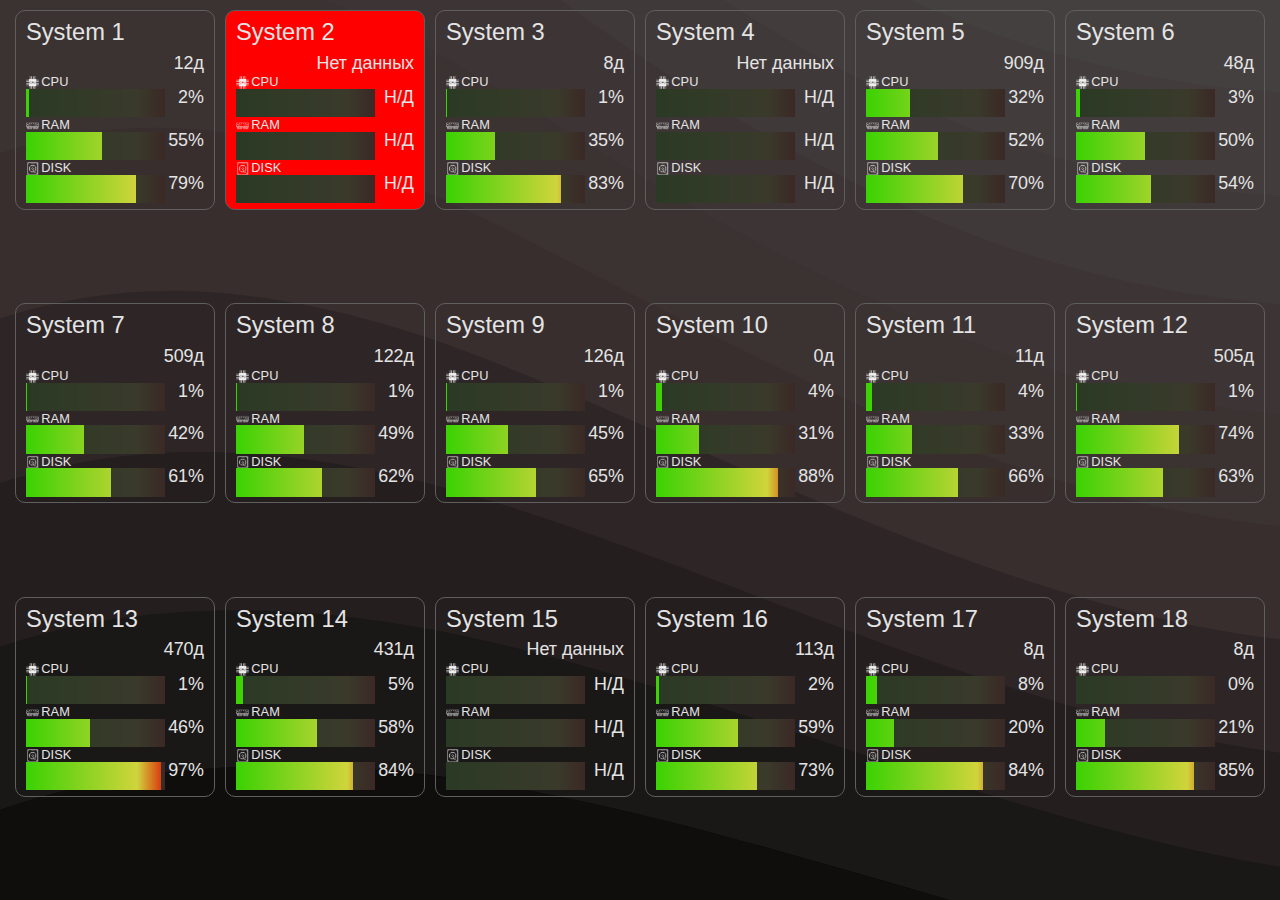
<file: index.html>
<!DOCTYPE html>
<html lang="ru">
<head>
    <meta charset="UTF-8">
    <meta http-equiv="X-UA-Compatible" content="IE=edge">
    <meta name="viewport" content="width=device-width, initial-scale=1.0">
    
    <title>Win Servers Dashboard</title>
    <link rel="ico" type="image/x-icon" href="./static/favicon.ico">
    <link rel="stylesheet" href="./static/css/style.css">
    <script src="./static/js/react.development.js"></script>
    <script src="./static/js/react-dom.development.js"></script>
    <script src="./static/js/babel.min.js"></script>
</head>
<body>

<div id="root"></div>

<script type="text/babel" src="./static/js/index.js"></script>

</body>
</html>
</file>
<file: static/css/style.css>
/*Обнуление*/
*{
	padding: 0;
	margin: 0;
	border: 0;
}
*,*:before,*:after{
	-moz-box-sizing: border-box;
	-webkit-box-sizing: border-box;
	box-sizing: border-box;
}
:focus,:active{outline: none;}
a:focus,a:active{outline: none;}

nav,footer,header,aside{display: block;}

html,body{
	height: 100%;
	width: 100%;
	font-size: 100%;
	line-height: 1;
	font-size: 14px;
	-ms-text-size-adjust: 100%;
	-moz-text-size-adjust: 100%;
	-webkit-text-size-adjust: 100%;
}
input,button,textarea{font-family:inherit;}

input::-ms-clear{display: none;}
button{cursor: pointer;}
button::-moz-focus-inner {padding:0;border:0;}
a, a:visited{text-decoration: none;}
a:hover{text-decoration: none;}
ul li{list-style: none;}
img{vertical-align: top;}

h1,h2,h3,h4,h5,h6{font-size:inherit;font-weight: 400;}
/*--------------------*/

body{
    background: rgb(41, 41, 41);
    /* overflow: hidden; */
    color: rgb(228, 228, 228);
    font-family: Arial, "Helvetica Neue", Helvetica, sans-serif;
    background-color: #000000;
    background-image: url("data:image/svg+xml,%3Csvg xmlns='http://www.w3.org/2000/svg' width='100%25' height='100%25' viewBox='0 0 1600 800'%3E%3Cg %3E%3Cpath fill='%23100e0d' d='M486 705.8c-109.3-21.8-223.4-32.2-335.3-19.4C99.5 692.1 49 703 0 719.8V800h843.8c-115.9-33.2-230.8-68.1-347.6-92.2C492.8 707.1 489.4 706.5 486 705.8z'/%3E%3Cpath fill='%231a1717' d='M1600 0H0v719.8c49-16.8 99.5-27.8 150.7-33.5c111.9-12.7 226-2.4 335.3 19.4c3.4 0.7 6.8 1.4 10.2 2c116.8 24 231.7 59 347.6 92.2H1600V0z'/%3E%3Cpath fill='%23241e1e' d='M478.4 581c3.2 0.8 6.4 1.7 9.5 2.5c196.2 52.5 388.7 133.5 593.5 176.6c174.2 36.6 349.5 29.2 518.6-10.2V0H0v574.9c52.3-17.6 106.5-27.7 161.1-30.9C268.4 537.4 375.7 554.2 478.4 581z'/%3E%3Cpath fill='%232e2626' d='M0 0v429.4c55.6-18.4 113.5-27.3 171.4-27.7c102.8-0.8 203.2 22.7 299.3 54.5c3 1 5.9 2 8.9 3c183.6 62 365.7 146.1 562.4 192.1c186.7 43.7 376.3 34.4 557.9-12.6V0H0z'/%3E%3Cpath fill='%23382e2e' d='M181.8 259.4c98.2 6 191.9 35.2 281.3 72.1c2.8 1.1 5.5 2.3 8.3 3.4c171 71.6 342.7 158.5 531.3 207.7c198.8 51.8 403.4 40.8 597.3-14.8V0H0v283.2C59 263.6 120.6 255.7 181.8 259.4z'/%3E%3Cpath fill='%233b3232' d='M1600 0H0v136.3c62.3-20.9 127.7-27.5 192.2-19.2c93.6 12.1 180.5 47.7 263.3 89.6c2.6 1.3 5.1 2.6 7.7 3.9c158.4 81.1 319.7 170.9 500.3 223.2c210.5 61 430.8 49 636.6-16.6V0z'/%3E%3Cpath fill='%233d3535' d='M454.9 86.3C600.7 177 751.6 269.3 924.1 325c208.6 67.4 431.3 60.8 637.9-5.3c12.8-4.1 25.4-8.4 38.1-12.9V0H288.1c56 21.3 108.7 50.6 159.7 82C450.2 83.4 452.5 84.9 454.9 86.3z'/%3E%3Cpath fill='%23403939' d='M1600 0H498c118.1 85.8 243.5 164.5 386.8 216.2c191.8 69.2 400 74.7 595 21.1c40.8-11.2 81.1-25.2 120.3-41.7V0z'/%3E%3Cpath fill='%23423c3c' d='M1397.5 154.8c47.2-10.6 93.6-25.3 138.6-43.8c21.7-8.9 43-18.8 63.9-29.5V0H643.4c62.9 41.7 129.7 78.2 202.1 107.4C1020.4 178.1 1214.2 196.1 1397.5 154.8z'/%3E%3Cpath fill='%23454040' d='M1315.3 72.4c75.3-12.6 148.9-37.1 216.8-72.4h-723C966.8 71 1144.7 101 1315.3 72.4z'/%3E%3C/g%3E%3C/svg%3E");
    background-attachment: fixed;
    background-size: cover;
}

#root{
    height: 100%;
    width: 100%;
    overflow: hidden;
}

.wrapper{
    height: 100%;
    width: 100%;
    padding: 10px;
    display: flex;
    flex-wrap: wrap;
    padding: 0 auto;
    justify-content: space-around;

}

.server{
    
    border: 1px solid rgb(95, 95, 95);
    width: 15vw;
    height: 15vw;
    min-width: 200px;
    min-height: 200px;
    /* margin: 30px; */
    display: flex;
    flex-direction: column;
    /* justify-content: space-around; */
    padding: 10px;
    background: gray;
    border-radius: 10px;
    overflow: hidden;
    
}

.server__head{
    flex: 0 0 30%;
    font-size: 1.85vw;
}
.title{
    margin-bottom: 10px;
}
.timer{
    text-align: end;
    font-size: 1.4vw;
}


.server__body{
    flex: 0 0 70%;
    display: flex;
    flex-direction: column;
    justify-content: space-between;
}

.cpu__title, .ram__title, .disk__title{
    font-size: 1vw;
    position: relative;
    display: inline-block;
    padding: 0 0 0 1.2vw;
}

.cpu__title::before, .ram__title::before, .disk__title::before{
    content: '';
    top: 0;
    left: 0;
    height: 100%;
    width: 1vw;
    position: absolute;
}

.cpu__title::before{
    background: url('../img/cpu.png') 0 0 / cover no-repeat;
}
.ram__title::before{
    background: url('../img/ram.png') 0 0 / cover no-repeat;
}
.disk__title::before{
    background: url('../img/disk.png') 0 0 / cover no-repeat;
}

.status{
    
    display: flex;
    justify-content: space-between;
}
.bar{
    background: rgb(58, 210, 3);
    background: linear-gradient(90deg, rgb(58, 210, 3) 0%, rgb(208, 212, 60) 80%, rgb(218, 37, 8) 100%);
    width: 78%;
    height: 2.2vw;
    position: relative;
    min-height: 25px;
}

.invisiblebar{
    position: absolute;
    top: 0;
    right: 0;
    height: 100%;
    background: rgba(41, 41, 41, 0.9);
    transition: 1s;
}

.cpu__invisiblebar{
    width: 100%;
}
.ram__invisiblebar{
    width: 100%;
}
.disk__invisiblebar{
    width: 100%;
}

.percentage{
    font-size: 1.4vw;
}


/* spinner */
.spin-wrapper {
	width: 100%;
	/* margin-top: 80%; */
    overflow: hidden;
  }
  .spin-wrapper .spinner {
	position: absolute;
	height: 14vw;
	width: 14vw;
	border: 10px solid transparent;
	border-top-color: #A04668;
	top: 43%;
	left: 43%;
	margin: -30px;
	border-radius: 50%;
	animation: spin 2s linear infinite;
  }
  .spin-wrapper .spinner:before, .spin-wrapper .spinner:after {
	content: "";
	position: absolute;
	border: 10px solid transparent;
	border-radius: 50%;
  }
  .spin-wrapper .spinner:before {
	border-top-color: #254E70;
	top: -12px;
	left: -12px;
	right: -12px;
	bottom: -12px;
	animation: spin 3s linear infinite;
  }
  .spin-wrapper .spinner:after {
	border-top-color: #FFFBFE;
	top: 6px;
	left: 6px;
	right: 6px;
	bottom: 6px;
	animation: spin 4s linear infinite;
  }
  
  @keyframes spin {
	0% {
	  transform: rotate(0deg);
	}
	100% {
	  transform: rotate(360deg);
	}
  }
</file>
